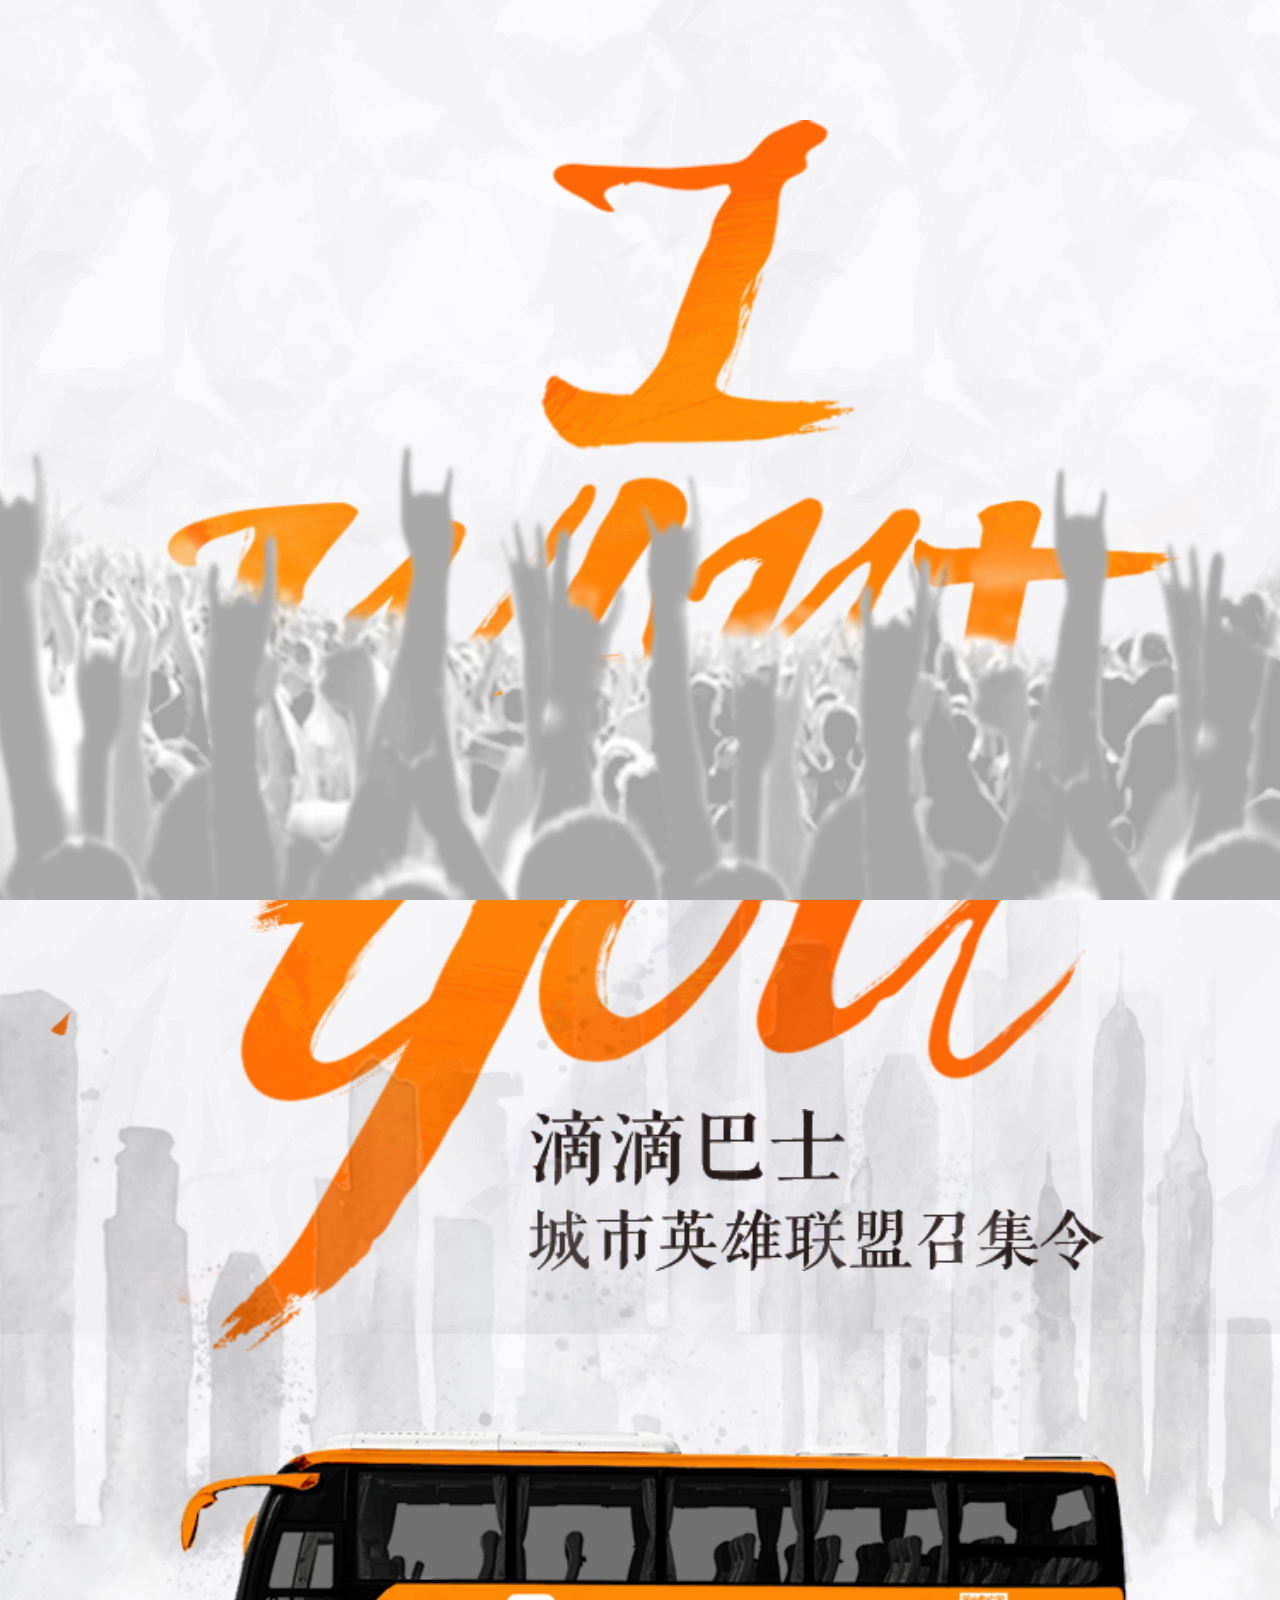
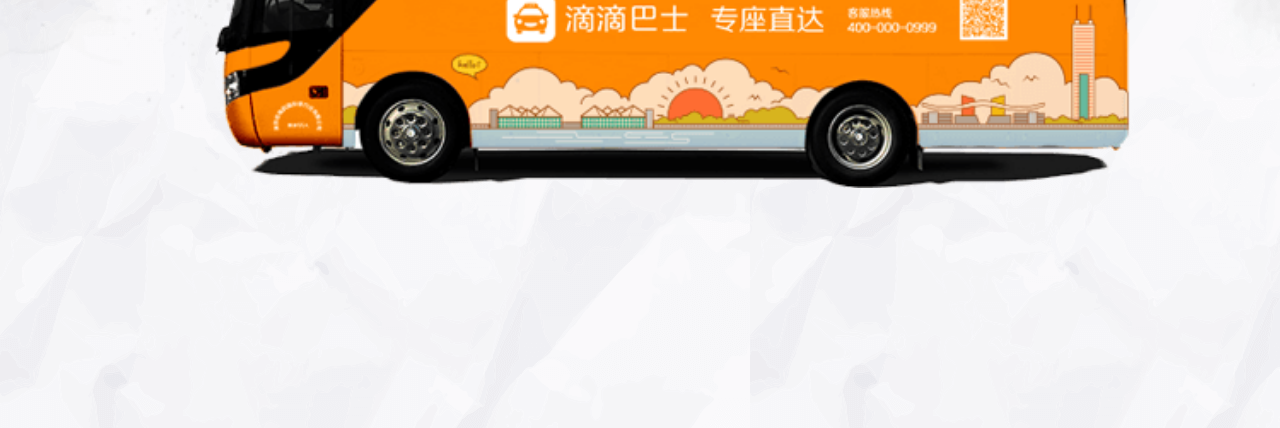
<file: jsdemo1/1/index.html>
<!doctype html>
<html lang="en">
<head>
	<meta charset="UTF-8">
	<title>busDemo</title>
    <meta name="viewport" content="width=device-width, initial-scale=1.0, user-scalable=no"><!-- 只要是移动端页面，必须加上 -->
    <link rel="stylesheet" href="css/reset.css">
    <link rel="stylesheet" href="js/plugin/pace.css">
    <link rel="stylesheet" href="css/animate.css">
	<link rel="stylesheet" href="css/common.css"> <!-- 加载公用css代码 -->
	<link rel="stylesheet" href="css/home.css"> <!-- 加载首页css代码 -->
	<link rel="stylesheet" href="css/rank.css">	<!-- 加载排名页css代码 -->
	<link rel="stylesheet" href="css/login.css">
	<link rel="stylesheet" href="css/formbus.css">
	<link rel="stylesheet" href="css/citylist.css">
	<link rel="stylesheet" href="js/plugin/spinwheel.css">
	<link rel="stylesheet" href="js/plugin/vex.css">
</head>
<body>
	<section id="home" style="display:none" class="home">
		<div class="header_page">
			<div class="header_logo">
				
			</div>
			<div class="header_title">
				
			</div>
		</div>
		<div class="middle_page">
			<div class="wrap_city">
				<div class="left_city"></div>
				<div class="middle_city"></div>
				<div class="right_city"></div>
			</div>
			<div class="middle_bus">
				
			</div>
		</div>
		<div class="bottom_page">
			<div class="person_down"></div>
			<div class="person_up"></div>
		</div>
	</section>
	<section style="display:none" id="rank" style="display:block" class="rank">
		<div class="rule_desc">活动规则</div>
		<div class="rank_head">
			<div class="rank_logo"></div>
			<div class="rank_desc">
				全民助力夺榜单<br>免费上班专线抢先坐
			</div>
		</div>
		<div class="rank_list">
			<ul class="list_item js-ranklist">
				
			</ul>
		</div>
		<div class="submit_button">
			
		</div>
	</section>
	<section id="login" style="display:none" class="login">
		<div class="login-logo">
			
		</div>
		<div class="login-title">
			请留下联系方式<br/>您将在第一时间获知夺榜结果
		</div>
		<div class="login-content" data-control="login">
			<p class="login-tel">
				<input type="tel" maxlength="11" class="input-tel" data-tel placeholder="电话">
				<span class="check-code" data-check>验证</span>
			</p>
			<p class="login-code">
				<input maxlength="4" type="tel" class="input-code" data-code placeholder="验证码">
			</p>
			<p class="login-btn" data-login>确认</p>
		</div>
	</section>
	<section id="form_bus" style="display:none" class="formbus">
		<div class="form_head">
			<div class="form_logo">
				
			</div>
			<div class="form_desc">
				请认真填写乘车需求<br>为城市夺榜助力
			</div>
		</div>
		<div class="form_body">
			<div class="line_bar">
				<span class="logo">参战城市：<span class="selcity">北京</span></span>
			</div>
			<form action="" method="post">
				<div class="up_part">
					<div class="home_addr">
						<b></b>
						<input type="text" name="home_addr" class="" placeholder="家庭地址">
					</div>
					<div class="work_addr">
						<b></b>
						<input class="work_addr" type="text" name="work_addr" placeholder="工作地址">
					</div>
				</div>
				<div class="up_part down_part">
					<div class="morning">
						<b></b>
						<div class="time mor_time" data-key="morning" data-tips="上班时间" data-starttime="10" data-datewheel="">什么时候上班</div>
						<input type="hidden" name="morning_time">
					</div>
					<div class="eveing">
						<b></b>
						<div data-key="evening" class="time eve_time" data-tips="下班时间" data-starttime="21" data-datewheel="">什么时候下班</div>
						<input type="hidden" name="evening_time">
					</div>
				</div>
			</form>
		</div>
		<div class="collect-submit contentblock">
			</div>
	</section>
	<section id="citylist" style="display:none" class="citylist">
		<div class="current-city">
			当前定位城市：
			<b>
				无
			</b>
		</div>
		<div class="hot_city">
			<p class="city_head">已开通城市</p>
			<div class="head_city">
				
			</div>
		</div>
		
		<div class="all_city_name">
			<p class="city_head">全部城市</p>
			<div class="allspan">
				
			</div>
		</div>
		<div class="all_wrap">
			
		</div>
	</section>
	<!-- 遮罩层 -->
	<!-- <div class="layer" style="display: block;">
		<div class="layer_mask"></div> 由它負責鎖屏操作
		<div class="layer_content"></div> 負責內容高亮顯示
	</div> -->
	<script src="js/rem.js"></script>
	<script src="js/zepto.js"></script>
	<script src="js/plugin/fastclick.js"></script>
	<script src="js/iscroll.js"></script>
	<script src="js/director.js"></script>
	<script src="js/widget/layer/layer.js"></script>
	<script src="js/plugin/pace.js"></script>
	<!-- 进度条插件 -->
	<script src="js/plugin/vex.js"></script>
	<script src="js/plugin/SpinningWheel.js"></script>
	<script src="js/plugin/spinwheel_index.js"></script>
	<script src="js/module/load.js"></script>
	<script src="js/module/baseModule.js"></script>
	<script src="js/module/home.js"></script>
	<script src="js/module/rank.js"></script>
	<script src="js/module/login.js"></script>
	<script src="js/module/form_bus.js"></script>
	<script src="js/module/citylist.js"></script>
	<script src="js/tool.js"></script>
	<script src="js/route.js"></script>
	<script src="js/init.js"></script>
</body>
</html>
</file>
<file: jsdemo1/1/js/plugin/pace.css>
.pace {
  -webkit-pointer-events: none;
  pointer-events: none;

  -webkit-user-select: none;
  -moz-user-select: none;
  user-select: none;

  z-index: 2000;
  position: fixed;
  margin: auto;
  top: 0;
  left: 0;
  right: 0;
  bottom: 0;
  height: 5px;
  width: 200px;
  background: #fff;
  border: 1px solid #29d;

  overflow: hidden;
}

.pace .pace-progress {
  -webkit-box-sizing: border-box;
  -moz-box-sizing: border-box;
  -ms-box-sizing: border-box;
  -o-box-sizing: border-box;
  box-sizing: border-box;

  -webkit-transform: translate3d(0, 0, 0);
  -moz-transform: translate3d(0, 0, 0);
  -ms-transform: translate3d(0, 0, 0);
  -o-transform: translate3d(0, 0, 0);
  transform: translate3d(0, 0, 0);

  max-width: 200px;
  position: fixed;
  z-index: 2000;
  display: block;
  position: absolute;
  top: 0;
  right: 100%;
  height: 100%;
  width: 100%;
  background: #29d;
}

.pace .pace-progress:after {
  content: attr(data-progress-text);
  display: inline-block;
  position: fixed;
  .rem(width, 1rem);
  text-align: left;
  right: 2rem;
  padding-right: .5rem;
  top: .5rem;
}
.pace.pace-inactive {
  display: none;
}
</file>
<file: jsdemo1/1/css/common.css>
html, body {
	height: 100%;
}
body {
	box-sizing: border-box;
	background: #f7f7f7;
	background-image:url(../img/gbackground.png);
}
.page {
	display: block !important;
}
.hide {
	display: none;
}

body section {
	box-sizing: border-box;
}

.layer_content {
	position: relative;
	background: url(../img/rankimg/rule.jpg);
	background-size: 100% 100%;
	width: 15.338667rem;
	height: 16.170667rem;
	left: 54%;
	top: 50%;
	z-index: 2;
	transform: translate(-50%, -50%);
	-webkit-transform: translate(-50%, -50%);
}
.rule_content {
	padding: 1rem;
}
.rule_head {
	margin-left: -0.5rem;
	margin-top: 1.5rem;
	text-align: center;
	font-size: 25px;
	font-weight: bold;
	margin-bottom: 1rem;
	color: #ff8903;
}
.rule_body {
	padding: 0 1.7rem;
	font-size: 20px;
}

.rule_submit {
	margin-top: 1rem;
    width: 10rem;
    height: 1.7rem;
    position: relative;
    text-align: center;
    margin-left: 2.5rem;
    margin-bottom: .5rem;
    background: #ff8903;
    margin: 0 auto;
    margin-top: 2rem;
    color: #fff;
    font-family: nice_icon;
    border-radius: .3rem;
    line-height: 1.7rem;
}
</file>
<file: jsdemo1/1/css/home.css>
.home .header_page {
	position: relative;
	top: 1.5rem;
}
.home .header_logo {
	position: relative;
	background: url(../img/homeimg/1.png);
	background-size: 100% 100%;
	width: 14.336rem;
	height: 15.381333rem;
	animation: bounceInDown 1s 1 linear both;
	animation-delay: 0.5s;
	left: .4299rem;
}

.home .header_title {
	position: absolute;
	background: url(../img/homeimg/text.png);
	background-size: 100% 100%;
	width: 7.189333rem;
	height: 2.026667rem;
	bottom: 0.9888rem;
    right: 2.2rem;
    animation: slideInRight 2s 1 cubic-bezier(0.18, 0.89, 0.32, 1.28) both;
    -webkit-animation: slideInRight 2s 1 cubic-bezier(0.18, 0.89, 0.32, 1.28) both;
}

.home .middle_page {
	position: relative;
	top:-1.5rem;
}
.home .wrap_city {
	position: relative;
	top: -.6rem;
    left: 0;
    -webkit-animation: fadeIn 1.5s 1 linear both;
    			animation: fadeIn 1.5s 1 linear both;
}
.home .wrap_city .left_city {
	position: relative;
	background: url(../img/homeimg/left.png);
	background-size: 100% 100%;
	width: 13.973333rem;
	height: 9.962667rem;
	bottom: 0.9888rem;
}
.home .wrap_city .middle_city {
	position: absolute;
	background: url(../img/homeimg/middle.png);
	background-size: 100% 100%;
	width: 11.2rem;
	height: 9.322667rem;
	bottom: 0.9888rem;
	left: 4rem;
	top: -3rem;
}
.home .wrap_city .right_city {
	position: absolute;
	background: url(../img/homeimg/right.png);
	background-size: 100% 100%;
	width: 11.2rem;
	height: 9.322667rem;
	bottom: 0.9888rem;
	right: 0;
	top: -1.5rem;
}

.home .middle_bus {
	position: absolute;
	bottom: 1.5rem;
	width: 12.16rem;
	height: 4.458667rem;
	background: url(../img/homeimg/bus.png);
	background-size: 100% 100%;
	left: 13%;
	animation: slideInRight 1s 1 cubic-bezier(0, 0, 0.56, 1.51) both;
    -webkit-animation: slideInRight 1s 1 cubic-bezier(0, 0, 0.56, 1.51) both;
    
}
.home .bottom_page {
	position: fixed;
	bottom: 0;
}
.bottom_page .person_down {
	position: absolute;
	background: url(../img/homeimg/people.png);
	background-size: 100% 100%;
	width: 16.0rem;
	height: 7.530667rem;
	bottom: 0;
	-webkit-animation: bounceInUp 1.5s 1 linear both;
			animation: bounceInUp 1.5s 1 linear both;
}

.bottom_page .person_up {
	position: absolute;
	background: url(../img/homeimg/5.png);
	background-size: 100% 100%;
	width: 16.0rem;
	height: 7.530667rem;
	bottom: 0;
	-webkit-animation: bounceInUp 2s 1 linear both;
			animation: bounceInUp 2s 1 linear both;
}

.go_home_logo {

}
body .home .go_home_logo {
	animation: slideOutUp 1s 1 cubic-bezier(0, 0, 0.56, 1.51) both;
    -webkit-animation: slideOutUp 1s 1 cubic-bezier(0, 0, 0.56, 1.51) both;
}

body .home .go_home_title {
	-webkit-animation: slideOutRight 1.2s 1 linear both;
	animation: slideOutRight 1.2s 1 linear both;
}
body .home .go_home_bus {
	-webkit-animation:slideOutLeft 1s 1 linear both !important;
	animation:slideOutLeft 1s 1 linear both !important;
}
body .home .go_home_city {
	-webkit-animation: fadeOut 1.5s 1 linear both;
	animation: fadeOut 1.5s 1 linear both;
}
body .home .go_people {
	-webkit-animation: bounceOutDown 1.5s 1 linear both;
	animation: bounceOutDown 1.5s 1 linear both;
}
</file>
<file: jsdemo1/1/css/rank.css>
.rank .rank_head {
	
}
.rank_name {
	font-size: 16px;
}
.rank .rank_head .rank_logo{
	background: url(../img/rankimg/titlelogo.png);
	background-size: 100% 100%;
	width: 14.784rem;
	height: 6.869333rem;
	position: relative;
	left: 50%;
	-webkit-transform: translate(-50%);
	transform: translate(-50%);
}

.rank .rank_desc {
	margin-top: -2.1rem;
	text-align: center;
	font-weight: bold;
}
.rule_desc {
	z-index: 2;
	position: absolute;
	right: 0;
	top: 0;
	margin-top: .5rem;
	margin-right: .8rem;
	font-size: 0.7rem;
	font-weight: bold;
}
.rank .rank_list {
	width: 13.533333rem;
    max-height: 12.806667rem;
    margin: 0.8rem auto;
    background: white;
    overflow: hidden;
    position: relative;
    border-radius: 0.3rem;
}

.rank .list_item {
	margin: 0 0.4rem;
}
.inl {
	display: inline-block;
}
.rank .list_item li{
	position: relative;
	height: 1.8rem;
	line-height: 1.8rem;
	border-bottom: 1px solid rgba(102,102,102,.14);
	overflow: hidden;
	width: 12.933333rem;;
}
.rank .list_item  {
	background: white;
	width: 13.533333rem;
	/* max-height: 15.266667rem; */
	/* overflow-y: scroll; */
}
.rank .left_pane {
	background: white;
	z-index: 8;
	position: relative;
	padding-left: .7rem;
    left: -0.7rem;
    height: 2rem;
}
.rank .right_pane {
   	padding-top: 0.3rem;
    width: 9rem;
    background: white;
    z-index: 7;
    transition: left 2s linear;
    -webkit-transition: left 2s linear;
    height: 1.5rem;
    top: 0.35rem;
    left: 0;
    margin-left: -3rem;
    display: inline-block;
    position: relative;
    vertical-align: top;
}
.right_pane .bus_info {
	background: url(../img/rankimg/buslogo.png);
	background-size: 100% 100%;
	width: 1.877333rem;
	height: 0.768rem;
	line-height: 0.768rem;
	text-align: center;
	font-size: 13px;
    width: 1.877333rem;
    overflow: hidden;
    color: white;
}
.rank_number {
	background: url(../img/rankimg/blackIcon.png);
	background-size: 100% 100%;
	width: 0.917333rem;
	height: 0.874667rem;
	line-height: 0.874667rem;
	color: white;
	font-size: 15px;
	text-align: center;
}
.rank .barline {
	background: url(../img/rankimg/bar.png);
	background-size: 100% 100%;
	width: 8.128rem;
	height: 0.64rem;
	position: absolute;
    top: 0.8rem;
    left: 1.8rem;
    z-index: 4;
}
.rank .citybar {
	background: url(../img/rankimg/city.png);
	background-size: 100% 100%;
	width: 6.101333rem;
	height: 1.536rem;
	position: absolute;
    top: 0.19rem;
    left: 5.5rem;
    z-index: 6;
    animation-delay: 1.5s;
}

.submit_button {
	background-image: url(../img/rankimg/skip.png);
    width: 8.36266667rem;
    height: 2.944rem;
    background-size: 100%, 100%;
    margin: 0 auto;
    margin-top: 1.6rem;
}

@-webkit-keyframes runcity {
  	from {
		transform: translateX(9rem);
		-webkit-transform: translateX(9rem);
  	}
  	100% {
		transform: translateX(-5rem);
		-webkit-transform: translateX(-5rem);
  	}
}
@keyframes runcity {
  	from {
		transform: translateX(9rem);
		-webkit-transform: translateX(9rem);
  	}
  	100% {
		transform: translateX(-10rem);
		-webkit-transform: translateX(-10rem);
  	}
}
</file>
<file: jsdemo1/1/css/login.css>
.login .login-logo {
	
	width:12.16rem;
	height:3.050667rem;
	background-size: 100%, 100%;
	background-image: url(../img/32.pic.jpg);
	position: relative;
    top: 1.5rem;
    margin: 0 auto;
}
.login .login-title {
	margin-top: 2rem;
	font-size: 0.8rem;
	line-height: 1rem;
	color: rgba(0, 0, 0, 0.77);
	text-align: center;
	font-family: nice_icon;
	font-weight: bold;
}
.login {
	padding: 1.1rem 0.45rem;
}
.login .login-content {
	margin: 0.8rem 0.3rem;
}
.login .check-code.active {
    background: #ff8903;
}
.login .login-btn.active {
    background: #ff8903;
}
.login input {
	border:1px solid #d9d9d9;
	height: 100%;
	font-size:.7rem;
	border-radius: 3px;
	text-indent: 10px;
	outline:none;
	&::-webkit-input-placeholder{
		text-indent: 10px;
		color:#e4e4e4;
		font-size: .7rem;
		font-family: nice_icon;
	}
	text-indent: 10px;
}
.login p {
	height: 2rem;
	line-height: 2rem;
}
.login .input-tel {
	width:10.2rem;
}
.input-code{
	margin:10px 0;
	width: 100%;
}
.check-code{
	display: inline-block;
	width:3.6rem;
	text-align: center;
	color:#fff;
	font-family: nice_icon;
	float:right;
	border-radius: 3px;
	background:#e4e4e4;
	font-size: .7rem;
	&.active{
		background: @orangeColor;
	}
	&.recheck{
		background: #e4e4e4;
		font-size: .6rem;
	}
}
.login .login-btn {
	margin-top:30px;
	width: 100%;
	background:#e4e4e4;
	color:#FFF;
	text-align: center;
	border-radius: 3px;
	font-size: .7rem;
	font-family: nice_icon;
	&.active{
		background: @orangeColor;
	}
}
</file>
<file: jsdemo1/1/css/formbus.css>
.form_name {
	font-size: 16px;
}
.formbus .form_head .form_logo{
	background: url(../img/formimg/title.jpg);
	background-size: 100% 100%;
	width: 13.44rem;
	height: 4.714667rem;
	position: relative;
	left: 50%;
	-webkit-transform: translate(-50%);
	transform: translate(-50%);
	margin-top: 1rem;
}

.formbus .form_desc {
	margin-top: 0rem;
	text-align: center;
	font-weight: bold;
}
.form_body {
	width:14rem;
	margin:0 auto;
    margin-top: 1rem;
}
.form_body .line_bar {
	font-size: 25px;
}
.form_body .line_bar::before {
	content: '';
	display: inline-block;
	width: 0.661333rem;
	height: 0.768rem;
	background: url(../img/formimg/20.png);
	background-size: 100% 100%;
}

.form_body .line_bar::after {
	display: inline-block;
	content: '';
	width: 0.725333rem;
	height: 0.874667rem;
	background: url(../img/formimg/21.png);
	background-size: 100% 100%;
}
.selcity {
	color: #ff8903;
}
.up_part {
	margin-top: .5rem;
	background: white;
	border: 1px solid #e0e0e0;
	border-radius: 5px;
	padding-bottom: 3px;
}
.up_part input {
	border:0;
	height: 1.8rem;
	line-height: 1.8rem;
	outline: 0;
	width:10rem;
	margin-bottom: 0.1rem;
	border-radius: 5px;
	border-bottom-left-radius: 0;
	border-bottom-right-radius: 0;
}
.up_part .time {
	border:0;
	height: 1.8rem;
	line-height: 1.8rem;
	outline: 0;
	width:10rem;
	margin-bottom: 0.1rem;
	border-radius: 5px;
	border-bottom-left-radius: 0;
	border-bottom-right-radius: 0;
	display: inline-block;
}
.up_part .home_addr {
	border-bottom: 1px solid #e0e0e0;
}
.up_part .morning {
	border-bottom: 1px solid #e0e0e0;
	color: gray;
}
.eveing {
	color: gray;
}
.home_addr b {
	content: '';
	width: 0.789333rem;
	height: 0.618667rem;
	background: url(../img/formimg/fam.png);
	background-size: 100% 100%;	
	display: inline-block;
	margin-left: .3rem;
}
.morning b {
	content: '';
	width: 0.789333rem;
	height: 0.618667rem;
	background: url(../img/formimg/mor.png);
	background-size: 100% 100%;	
	display: inline-block;
	margin-left: .3rem;
	position: relative;
}
.work_addr b {
	content: '';
	width: 0.725333rem;
	height: 0.874667rem;
	background: url(../img/formimg/com.png);
	background-size: 100% 100%;
	display: inline-block;
	margin-left: .3rem;
}
.eveing b {
	content: '';
	width: 0.725333rem;
	height: 0.874667rem;
	background: url(../img/formimg/eve.png);
	background-size: 100% 100%;
	display: inline-block;
	margin-left: .3rem;
	position: relative;
}
.formbus .collect-submit {
	margin: 1.5rem auto 0 auto;
    width: 8.192rem;
    height: 3.008rem;
    background-image: url(/img/formimg/dis_submit.png);
    background-size: 100% 100%;
    border-radius: 5px;
}

body .formbus .collect-submit.active {
    background-image: url(/img/formimg/suc_submit.png);
}
</file>
<file: jsdemo1/1/css/citylist.css>
.current-city {
	height: 1.8rem;
    line-height: 1.8rem;
    text-align: center;
    background: white;
    font-size: 15px;
    border-bottom: 1px solid #e0e0e0;
    margin-bottom: .5rem;
}
.current-city b {
	padding: 0 .5rem;
	color: #fa8919;
}

.city_head {
	margin-bottom: .2rem;
}

.wrap_citylist {
	border-top: 1px solid #e0e0e0;
	overflow: hidden;
	zoom: 1;
	background: white;
	margin-bottom: .2rem;
}
.citylist span:active{
	background: #fa8919;
}
.wrap_citylist span{
	border-right: 1px solid #e0e0e0;
	border-bottom: 1px solid #e0e0e0;
	display: block;
	width: 50%;
	float: left;
	height: 2rem;
	line-height: 2rem;
	text-align: center;
	box-sizing: border-box;
}
.head_city span{
	border-right: 1px solid #e0e0e0;
	border-bottom: 1px solid #e0e0e0;
	display: block;
	width: 50%;
	float: left;
	height: 2rem;
	line-height: 2rem;
	text-align: center;
	box-sizing: border-box;
}
.allspan {
	border-top: 1px solid #e0e0e0;
	overflow: hidden;
	zoom: 1;
	background: white;
	margin-bottom: .2rem;
}
.head_city span:nth-child(2n+2) {
	border-right: 0 !important;
}
body .wrap_citylist span:nth-child(3n+3) {
	border-right: 0 !important;
}
.head_city {
	border-top: 1px solid #e0e0e0;
	overflow: hidden;
	zoom: 1;
	background: white;
	margin-bottom: .2rem;
}
.allspan span {
	display: block;
	float: left;
	height: 2rem;
	line-height: 2rem;
	text-align: center;
	box-sizing: border-box;
	width:20%;
	color: #fa8919;
	border:0;
}
.all_city_name .wrap_citylist {
	border-bottom: 1px solid #e0e0e0;
}

.reset_citylist .wrap_citylist span {
	width: 33.3%;
	overflow: hidden;
	white-space: nowrap;
	text-overflow: ellipsis;
}

.all_wrap {
	/* background: red; */
	/* margin-bottom: 2rem; */
	font-size: 18px;
}
.all_wrap::after {
	display: block;
	height: 2rem;
	content: '';
}
</file>
<file: jsdemo1/1/js/plugin/spinwheel.css>
#sw-bg {
    background-color:rgba(0,0,0,0.5);
    position:fixed;
    top:0;
    left:0;
    bottom:0;
    width:100%;
    z-index:10111;
}

#sw-wrapper {
    position:fixed;
    z-index:1000000;
    left:0;
    width:100%;
    font-family:helvetica, sans-serif;
    font-size: 18px;
    text-align:left;
    border-top:2px solid #ff8a01;
}

#sw-header {
    position:relative;
    width:100%; 
    height:43px;
    /*background:url(sw-header.png) 0 0 repeat-x;*/
    background-color:#f7f7f7;
    opacity: 0.9;
}

#sw-cancel, #sw-done {
    position:absolute;
    line-height:43px;
    height:43px;
    margin:0;
    color:#ff8a01;
    font-weight:bold;
}

#sw-cancel {
    left:7px;
    float:left;
    width:80px;
    /*-webkit-border-image:url(sw-button-cancel.png) 5;*/
}

#sw-done {
    right:7px;
    float:right;
    width:80px;
    text-align:right;
    /*-webkit-border-image:url(sw-button-done.png) 5;*/
}

.sw-pressed { opacity:0.4; }

#sw-slots-wrapper {
    position:relative; z-index:999;
    display:block;
    height:215px;
    overflow:hidden;
}

#sw-slots {
    display:table;
    width:100%;
    background:#fcfcfc;
}

#sw-slots div {
    display:table-cell;
    height:100%;
    padding-top:86px;
    background-color:#fcfcfc;
    background-position: 0 0, 100% 0;
    background-repeat: repeat-y;
}

#sw-slots div:first-child { border:0; }

#sw-slots ul {
    padding:0 0 85px 0; margin:0;
    list-style:none;
}

#sw-slots .sw-right { text-align:right; }
#sw-slots .sw-center{ text-align:center; }
#sw-slots .sw-center ul li{ text-align:center; }
#sw-slots .sw-shrink { width:1%; }
#sw-slots .sw-readonly { background:#ddd; }

#sw-slots li {
    padding:0 8px;
    height:44px;
    overflow:hidden;
    font:18px/44px Helvetica,sans-serif;
    color:#666;
}

#sw-frame {
    position:absolute; z-index:1000;
    left:0; right:0; bottom:0;
    height:183px;
    border-width:16px;
    /*-webkit-border-image:url(sw-alpha.png) 16;*/
}

#sw-line {
    position: absolute;
    border: 1px solid #ccc;
    width: 100%;
    z-index: 999;
    top: 131px;
    height: 44px;
}
</file>
<file: jsdemo1/1/js/plugin/vex.css>
@keyframes vex-fadein {
  /* line 9, ../sass/_keyframes.sass */
  0% {
    opacity: 0;
  }

  /* line 11, ../sass/_keyframes.sass */
  100% {
    opacity: 1;
  }
}

@-webkit-keyframes vex-fadein {
  /* line 9, ../sass/_keyframes.sass */
  0% {
    opacity: 0;
  }

  /* line 11, ../sass/_keyframes.sass */
  100% {
    opacity: 1;
  }
}

@-moz-keyframes vex-fadein {
  /* line 9, ../sass/_keyframes.sass */
  0% {
    opacity: 0;
  }

  /* line 11, ../sass/_keyframes.sass */
  100% {
    opacity: 1;
  }
}

@-ms-keyframes vex-fadein {
  /* line 9, ../sass/_keyframes.sass */
  0% {
    opacity: 0;
  }

  /* line 11, ../sass/_keyframes.sass */
  100% {
    opacity: 1;
  }
}

@-o-keyframes vex-fadein {
  /* line 9, ../sass/_keyframes.sass */
  0% {
    opacity: 0;
  }

  /* line 11, ../sass/_keyframes.sass */
  100% {
    opacity: 1;
  }
}

@keyframes vex-fadeout {
  /* line 16, ../sass/_keyframes.sass */
  0% {
    opacity: 1;
  }

  /* line 18, ../sass/_keyframes.sass */
  100% {
    opacity: 0;
  }
}

@-webkit-keyframes vex-fadeout {
  /* line 16, ../sass/_keyframes.sass */
  0% {
    opacity: 1;
  }

  /* line 18, ../sass/_keyframes.sass */
  100% {
    opacity: 0;
  }
}

@-moz-keyframes vex-fadeout {
  /* line 16, ../sass/_keyframes.sass */
  0% {
    opacity: 1;
  }

  /* line 18, ../sass/_keyframes.sass */
  100% {
    opacity: 0;
  }
}

@-ms-keyframes vex-fadeout {
  /* line 16, ../sass/_keyframes.sass */
  0% {
    opacity: 1;
  }

  /* line 18, ../sass/_keyframes.sass */
  100% {
    opacity: 0;
  }
}

@-o-keyframes vex-fadeout {
  /* line 16, ../sass/_keyframes.sass */
  0% {
    opacity: 1;
  }

  /* line 18, ../sass/_keyframes.sass */
  100% {
    opacity: 0;
  }
}

@keyframes vex-rotation {
  /* line 127, ../sass/_keyframes.sass */
  0% {
    transform: rotate(0deg);
    -webkit-transform: rotate(0deg);
    -moz-transform: rotate(0deg);
    -ms-transform: rotate(0deg);
    -o-transform: rotate(0deg);
  }

  /* line 129, ../sass/_keyframes.sass */
  100% {
    transform: rotate(359deg);
    -webkit-transform: rotate(359deg);
    -moz-transform: rotate(359deg);
    -ms-transform: rotate(359deg);
    -o-transform: rotate(359deg);
  }
}

@-webkit-keyframes vex-rotation {
  /* line 127, ../sass/_keyframes.sass */
  0% {
    transform: rotate(0deg);
    -webkit-transform: rotate(0deg);
    -moz-transform: rotate(0deg);
    -ms-transform: rotate(0deg);
    -o-transform: rotate(0deg);
  }

  /* line 129, ../sass/_keyframes.sass */
  100% {
    transform: rotate(359deg);
    -webkit-transform: rotate(359deg);
    -moz-transform: rotate(359deg);
    -ms-transform: rotate(359deg);
    -o-transform: rotate(359deg);
  }
}

@-moz-keyframes vex-rotation {
  /* line 127, ../sass/_keyframes.sass */
  0% {
    transform: rotate(0deg);
    -webkit-transform: rotate(0deg);
    -moz-transform: rotate(0deg);
    -ms-transform: rotate(0deg);
    -o-transform: rotate(0deg);
  }

  /* line 129, ../sass/_keyframes.sass */
  100% {
    transform: rotate(359deg);
    -webkit-transform: rotate(359deg);
    -moz-transform: rotate(359deg);
    -ms-transform: rotate(359deg);
    -o-transform: rotate(359deg);
  }
}

@-ms-keyframes vex-rotation {
  /* line 127, ../sass/_keyframes.sass */
  0% {
    transform: rotate(0deg);
    -webkit-transform: rotate(0deg);
    -moz-transform: rotate(0deg);
    -ms-transform: rotate(0deg);
    -o-transform: rotate(0deg);
  }

  /* line 129, ../sass/_keyframes.sass */
  100% {
    transform: rotate(359deg);
    -webkit-transform: rotate(359deg);
    -moz-transform: rotate(359deg);
    -ms-transform: rotate(359deg);
    -o-transform: rotate(359deg);
  }
}

@-o-keyframes vex-rotation {
  /* line 127, ../sass/_keyframes.sass */
  0% {
    transform: rotate(0deg);
    -webkit-transform: rotate(0deg);
    -moz-transform: rotate(0deg);
    -ms-transform: rotate(0deg);
    -o-transform: rotate(0deg);
  }

  /* line 129, ../sass/_keyframes.sass */
  100% {
    transform: rotate(359deg);
    -webkit-transform: rotate(359deg);
    -moz-transform: rotate(359deg);
    -ms-transform: rotate(359deg);
    -o-transform: rotate(359deg);
  }
}

/* line 11, ../sass/vex.sass */
.vex, .vex *, .vex *:before, .vex *:after {
  -webkit-box-sizing: border-box;
  -moz-box-sizing: border-box;
  box-sizing: border-box;
}

/* line 14, ../sass/vex.sass */
.vex {
  /*中间如果有fixed属性的时候，input框在手机上会出现问题*/
  position: absolute;
  overflow: visible;
  -webkit-overflow-scrolling: touch;
  z-index: 1111;
  top: 0;
  right: 0;
  bottom: 0;
  left: 0;
}

/* line 25, ../sass/vex.sass */
.vex-overlay {
  background: black;
  filter: alpha(opacity=40);
  -ms-filter: "progid:DXImageTransform.Microsoft.Alpha(Opacity=40)";
}

/* line 30, ../sass/vex.sass */
.vex-overlay {
  animation: vex-fadein 0.5s;
  -webkit-animation: vex-fadein 0.5s;
  -moz-animation: vex-fadein 0.5s;
  -ms-animation: vex-fadein 0.5s;
  -o-animation: vex-fadein 0.5s;
  -webkit-backface-visibility: hidden;
  position: fixed;
  background: rgba(0, 0, 0, 0.6);
  top: 0;
  right: 0;
  bottom: 0;
  left: 0;
}
/* line 39, ../sass/vex.sass */
.vex.vex-closing .vex-overlay {
  animation: vex-fadeout 0.5s;
  -webkit-animation: vex-fadeout 0.5s;
  -moz-animation: vex-fadeout 0.5s;
  -ms-animation: vex-fadeout 0.5s;
  -o-animation: vex-fadeout 0.5s;
  -webkit-backface-visibility: hidden;
}

/* line 42, ../sass/vex.sass */
.vex-content {
  animation: vex-fadein 0.5s;
  -webkit-animation: vex-fadein 0.5s;
  -moz-animation: vex-fadein 0.5s;
  -ms-animation: vex-fadein 0.5s;
  -o-animation: vex-fadein 0.5s;
  -webkit-backface-visibility: hidden;
  background: white;
}
/* line 46, ../sass/vex.sass */
.vex.vex-closing .vex-content {
  animation: vex-fadeout 0.5s;
  -webkit-animation: vex-fadeout 0.5s;
  -moz-animation: vex-fadeout 0.5s;
  -ms-animation: vex-fadeout 0.5s;
  -o-animation: vex-fadeout 0.5s;
  -webkit-backface-visibility: hidden;
}

/* line 49, ../sass/vex.sass */
.vex-close:before {
  font-family: Arial, sans-serif;
  content: "\00D7";
}

/* line 53, ../sass/vex.sass */
.vex-dialog-form {
  margin: 0;
}

/* line 56, ../sass/vex.sass */
.vex-dialog-button {
  -webkit-appearance: none;
  cursor: pointer;
}

/* line 60, ../sass/vex.sass */
.vex-loading-spinner {
  animation: vex-rotation 0.7s linear infinite;
  -webkit-animation: vex-rotation 0.7s linear infinite;
  -moz-animation: vex-rotation 0.7s linear infinite;
  -ms-animation: vex-rotation 0.7s linear infinite;
  -o-animation: vex-rotation 0.7s linear infinite;
  -webkit-backface-visibility: hidden;
  -webkit-box-shadow: 0 0 1em rgba(0, 0, 0, 0.1);
  -moz-box-shadow: 0 0 1em rgba(0, 0, 0, 0.1);
  box-shadow: 0 0 1em rgba(0, 0, 0, 0.1);
  position: fixed;
  z-index: 1112;
  margin: auto;
  top: 0;
  right: 0;
  bottom: 0;
  left: 0;
  height: 2em;
  width: 2em;
  background: white;
}

/* line 76, ../sass/vex.sass */
body.vex-open {
  overflow: hidden;
}

@keyframes vex-flyin {
  /* line 25, ../sass/_keyframes.sass */
  0% {
    opacity: 0;
    transform: translateY(-40px);
    -webkit-transform: translateY(-40px);
    -moz-transform: translateY(-40px);
    -ms-transform: translateY(-40px);
    -o-transform: translateY(-40px);
  }

  /* line 28, ../sass/_keyframes.sass */
  100% {
    opacity: 1;
    transform: translateY(0);
    -webkit-transform: translateY(0);
    -moz-transform: translateY(0);
    -ms-transform: translateY(0);
    -o-transform: translateY(0);
  }
}

@-webkit-keyframes vex-flyin {
  /* line 25, ../sass/_keyframes.sass */
  0% {
    opacity: 0;
    transform: translateY(-40px);
    -webkit-transform: translateY(-40px);
    -moz-transform: translateY(-40px);
    -ms-transform: translateY(-40px);
    -o-transform: translateY(-40px);
  }

  /* line 28, ../sass/_keyframes.sass */
  100% {
    opacity: 1;
    transform: translateY(0);
    -webkit-transform: translateY(0);
    -moz-transform: translateY(0);
    -ms-transform: translateY(0);
    -o-transform: translateY(0);
  }
}

@-moz-keyframes vex-flyin {
  /* line 25, ../sass/_keyframes.sass */
  0% {
    opacity: 0;
    transform: translateY(-40px);
    -webkit-transform: translateY(-40px);
    -moz-transform: translateY(-40px);
    -ms-transform: translateY(-40px);
    -o-transform: translateY(-40px);
  }

  /* line 28, ../sass/_keyframes.sass */
  100% {
    opacity: 1;
    transform: translateY(0);
    -webkit-transform: translateY(0);
    -moz-transform: translateY(0);
    -ms-transform: translateY(0);
    -o-transform: translateY(0);
  }
}

@-ms-keyframes vex-flyin {
  /* line 25, ../sass/_keyframes.sass */
  0% {
    opacity: 0;
    transform: translateY(-40px);
    -webkit-transform: translateY(-40px);
    -moz-transform: translateY(-40px);
    -ms-transform: translateY(-40px);
    -o-transform: translateY(-40px);
  }

  /* line 28, ../sass/_keyframes.sass */
  100% {
    opacity: 1;
    transform: translateY(0);
    -webkit-transform: translateY(0);
    -moz-transform: translateY(0);
    -ms-transform: translateY(0);
    -o-transform: translateY(0);
  }
}

@-o-keyframes vex-flyin {
  /* line 25, ../sass/_keyframes.sass */
  0% {
    opacity: 0;
    transform: translateY(-40px);
    -webkit-transform: translateY(-40px);
    -moz-transform: translateY(-40px);
    -ms-transform: translateY(-40px);
    -o-transform: translateY(-40px);
  }

  /* line 28, ../sass/_keyframes.sass */
  100% {
    opacity: 1;
    transform: translateY(0);
    -webkit-transform: translateY(0);
    -moz-transform: translateY(0);
    -ms-transform: translateY(0);
    -o-transform: translateY(0);
  }
}

@keyframes vex-flyout {
  /* line 34, ../sass/_keyframes.sass */
  0% {
    opacity: 1;
    transform: translateY(0);
    -webkit-transform: translateY(0);
    -moz-transform: translateY(0);
    -ms-transform: translateY(0);
    -o-transform: translateY(0);
  }

  /* line 37, ../sass/_keyframes.sass */
  100% {
    opacity: 0;
    transform: translateY(-40px);
    -webkit-transform: translateY(-40px);
    -moz-transform: translateY(-40px);
    -ms-transform: translateY(-40px);
    -o-transform: translateY(-40px);
  }
}

@-webkit-keyframes vex-flyout {
  /* line 34, ../sass/_keyframes.sass */
  0% {
    opacity: 1;
    transform: translateY(0);
    -webkit-transform: translateY(0);
    -moz-transform: translateY(0);
    -ms-transform: translateY(0);
    -o-transform: translateY(0);
  }

  /* line 37, ../sass/_keyframes.sass */
  100% {
    opacity: 0;
    transform: translateY(-40px);
    -webkit-transform: translateY(-40px);
    -moz-transform: translateY(-40px);
    -ms-transform: translateY(-40px);
    -o-transform: translateY(-40px);
  }
}

@-moz-keyframes vex-flyout {
  /* line 34, ../sass/_keyframes.sass */
  0% {
    opacity: 1;
    transform: translateY(0);
    -webkit-transform: translateY(0);
    -moz-transform: translateY(0);
    -ms-transform: translateY(0);
    -o-transform: translateY(0);
  }

  /* line 37, ../sass/_keyframes.sass */
  100% {
    opacity: 0;
    transform: translateY(-40px);
    -webkit-transform: translateY(-40px);
    -moz-transform: translateY(-40px);
    -ms-transform: translateY(-40px);
    -o-transform: translateY(-40px);
  }
}

@-ms-keyframes vex-flyout {
  /* line 34, ../sass/_keyframes.sass */
  0% {
    opacity: 1;
    transform: translateY(0);
    -webkit-transform: translateY(0);
    -moz-transform: translateY(0);
    -ms-transform: translateY(0);
    -o-transform: translateY(0);
  }

  /* line 37, ../sass/_keyframes.sass */
  100% {
    opacity: 0;
    transform: translateY(-40px);
    -webkit-transform: translateY(-40px);
    -moz-transform: translateY(-40px);
    -ms-transform: translateY(-40px);
    -o-transform: translateY(-40px);
  }
}

@-o-keyframes vex-flyout {
  /* line 34, ../sass/_keyframes.sass */
  0% {
    opacity: 1;
    transform: translateY(0);
    -webkit-transform: translateY(0);
    -moz-transform: translateY(0);
    -ms-transform: translateY(0);
    -o-transform: translateY(0);
  }

  /* line 37, ../sass/_keyframes.sass */
  100% {
    opacity: 0;
    transform: translateY(-40px);
    -webkit-transform: translateY(-40px);
    -moz-transform: translateY(-40px);
    -ms-transform: translateY(-40px);
    -o-transform: translateY(-40px);
  }
}

@keyframes vex-pulse {
  /* line 136, ../sass/_keyframes.sass */
  0% {
    -webkit-box-shadow: inset 0 0 0 300px transparent;
    -moz-box-shadow: inset 0 0 0 300px transparent;
    box-shadow: inset 0 0 0 300px transparent;
  }

  /* line 138, ../sass/_keyframes.sass */
  70% {
    -webkit-box-shadow: inset 0 0 0 300px rgba(255, 255, 255, 0.25);
    -moz-box-shadow: inset 0 0 0 300px rgba(255, 255, 255, 0.25);
    box-shadow: inset 0 0 0 300px rgba(255, 255, 255, 0.25);
  }

  /* line 140, ../sass/_keyframes.sass */
  100% {
    -webkit-box-shadow: inset 0 0 0 300px transparent;
    -moz-box-shadow: inset 0 0 0 300px transparent;
    box-shadow: inset 0 0 0 300px transparent;
  }
}

@-webkit-keyframes vex-pulse {
  /* line 136, ../sass/_keyframes.sass */
  0% {
    -webkit-box-shadow: inset 0 0 0 300px transparent;
    -moz-box-shadow: inset 0 0 0 300px transparent;
    box-shadow: inset 0 0 0 300px transparent;
  }

  /* line 138, ../sass/_keyframes.sass */
  70% {
    -webkit-box-shadow: inset 0 0 0 300px rgba(255, 255, 255, 0.25);
    -moz-box-shadow: inset 0 0 0 300px rgba(255, 255, 255, 0.25);
    box-shadow: inset 0 0 0 300px rgba(255, 255, 255, 0.25);
  }

  /* line 140, ../sass/_keyframes.sass */
  100% {
    -webkit-box-shadow: inset 0 0 0 300px transparent;
    -moz-box-shadow: inset 0 0 0 300px transparent;
    box-shadow: inset 0 0 0 300px transparent;
  }
}

@-moz-keyframes vex-pulse {
  /* line 136, ../sass/_keyframes.sass */
  0% {
    -webkit-box-shadow: inset 0 0 0 300px transparent;
    -moz-box-shadow: inset 0 0 0 300px transparent;
    box-shadow: inset 0 0 0 300px transparent;
  }

  /* line 138, ../sass/_keyframes.sass */
  70% {
    -webkit-box-shadow: inset 0 0 0 300px rgba(255, 255, 255, 0.25);
    -moz-box-shadow: inset 0 0 0 300px rgba(255, 255, 255, 0.25);
    box-shadow: inset 0 0 0 300px rgba(255, 255, 255, 0.25);
  }

  /* line 140, ../sass/_keyframes.sass */
  100% {
    -webkit-box-shadow: inset 0 0 0 300px transparent;
    -moz-box-shadow: inset 0 0 0 300px transparent;
    box-shadow: inset 0 0 0 300px transparent;
  }
}

@-ms-keyframes vex-pulse {
  /* line 136, ../sass/_keyframes.sass */
  0% {
    -webkit-box-shadow: inset 0 0 0 300px transparent;
    -moz-box-shadow: inset 0 0 0 300px transparent;
    box-shadow: inset 0 0 0 300px transparent;
  }

  /* line 138, ../sass/_keyframes.sass */
  70% {
    -webkit-box-shadow: inset 0 0 0 300px rgba(255, 255, 255, 0.25);
    -moz-box-shadow: inset 0 0 0 300px rgba(255, 255, 255, 0.25);
    box-shadow: inset 0 0 0 300px rgba(255, 255, 255, 0.25);
  }

  /* line 140, ../sass/_keyframes.sass */
  100% {
    -webkit-box-shadow: inset 0 0 0 300px transparent;
    -moz-box-shadow: inset 0 0 0 300px transparent;
    box-shadow: inset 0 0 0 300px transparent;
  }
}

@-o-keyframes vex-pulse {
  /* line 136, ../sass/_keyframes.sass */
  0% {
    -webkit-box-shadow: inset 0 0 0 300px transparent;
    -moz-box-shadow: inset 0 0 0 300px transparent;
    box-shadow: inset 0 0 0 300px transparent;
  }

  /* line 138, ../sass/_keyframes.sass */
  70% {
    -webkit-box-shadow: inset 0 0 0 300px rgba(255, 255, 255, 0.25);
    -moz-box-shadow: inset 0 0 0 300px rgba(255, 255, 255, 0.25);
    box-shadow: inset 0 0 0 300px rgba(255, 255, 255, 0.25);
  }

  /* line 140, ../sass/_keyframes.sass */
  100% {
    -webkit-box-shadow: inset 0 0 0 300px transparent;
    -moz-box-shadow: inset 0 0 0 300px transparent;
    box-shadow: inset 0 0 0 300px transparent;
  }
}
</file>
